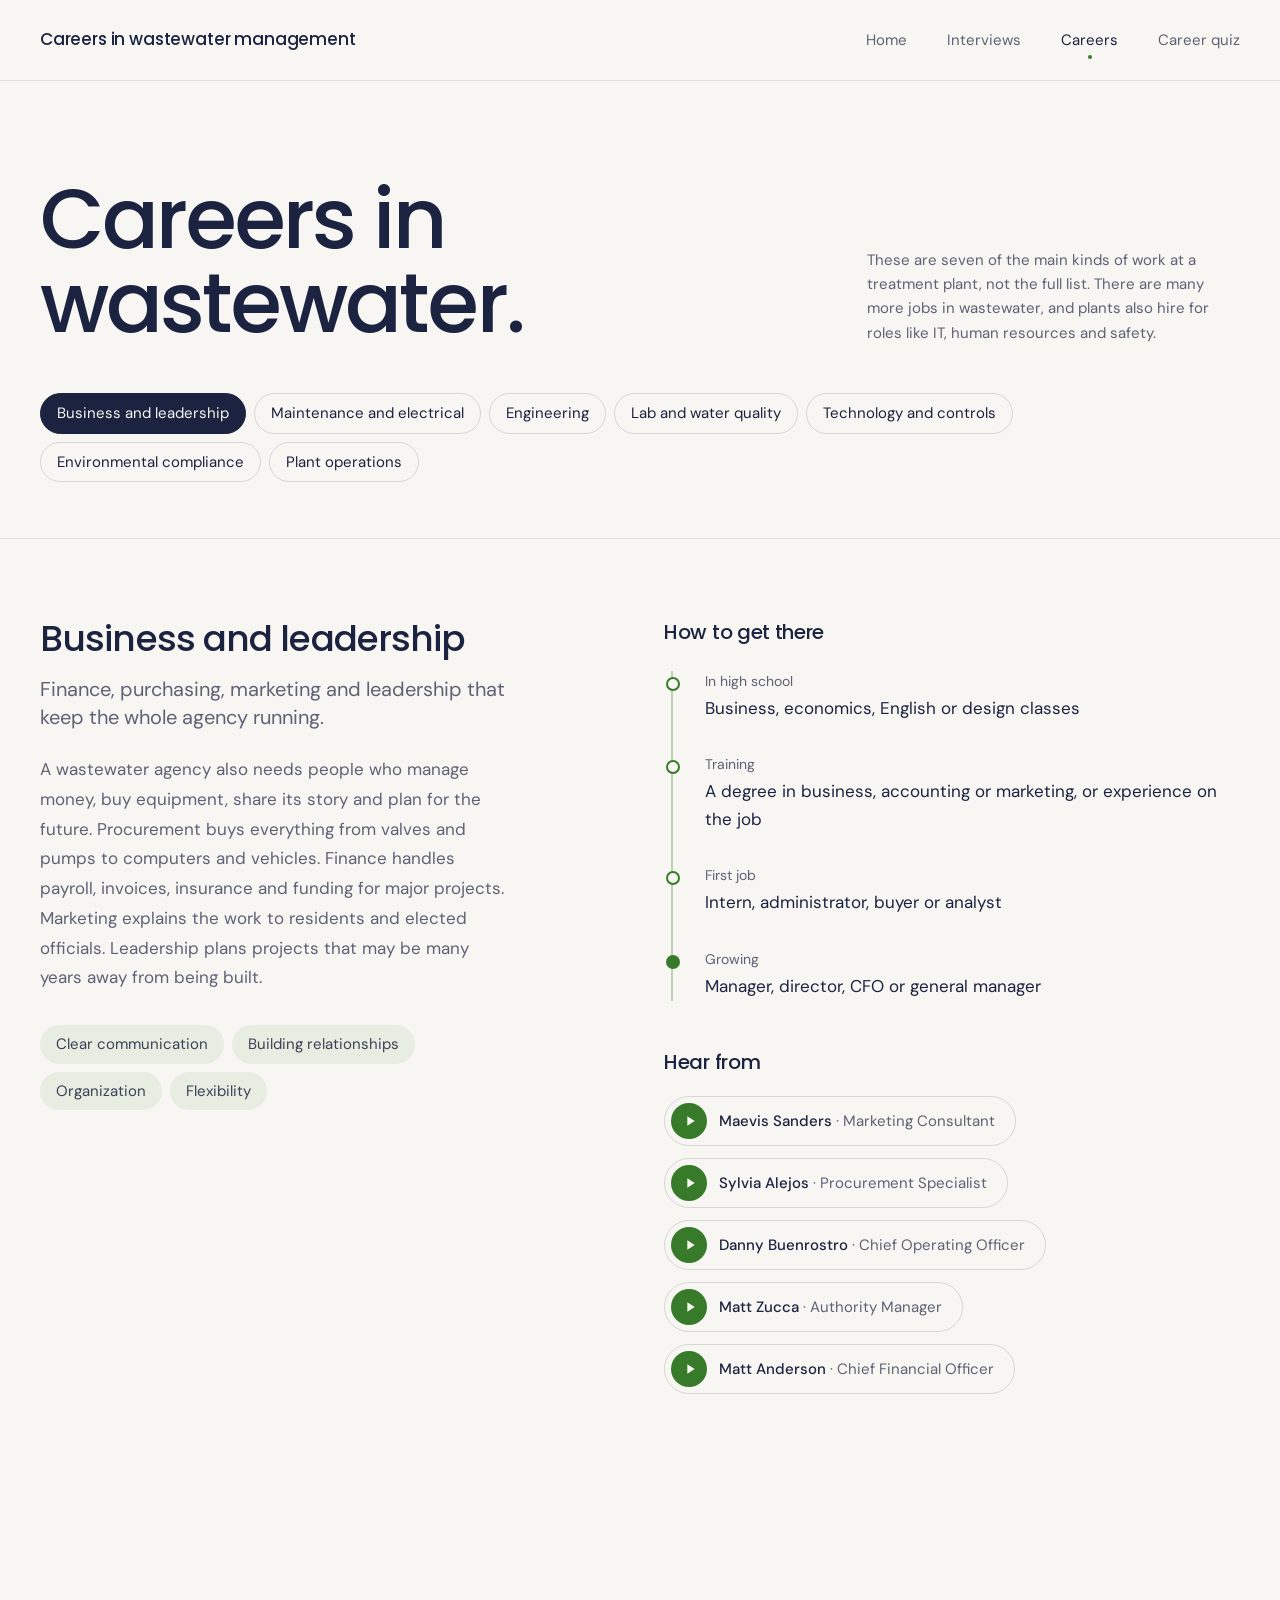
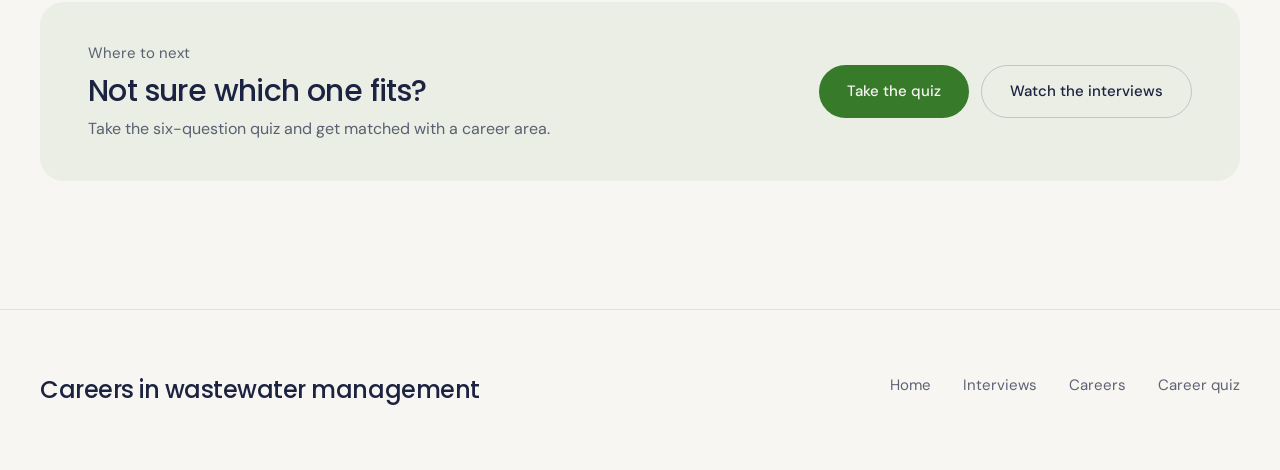
<file: careers.html>
<!doctype html>
<html lang="en" class="no-js">
<head>
<meta charset="utf-8">
<meta name="viewport" content="width=device-width, initial-scale=1">
<title>Careers | Careers in Wastewater Management</title>
<meta name="description" content="Seven careers in wastewater treatment, how people get into each one, and interviews with people who do the work.">
<meta property="og:type" content="website">
<meta property="og:site_name" content="Careers in Wastewater Management">
<meta property="og:title" content="Careers | Careers in Wastewater Management">
<meta property="og:description" content="Seven careers in wastewater treatment, how people get into each one, and interviews with people who do the work.">
<meta property="og:image" content="assets/og.png">
<meta name="twitter:card" content="summary_large_image">
<meta name="theme-color" content="#f7f6f2">
<meta name="referrer" content="strict-origin-when-cross-origin">
<link rel="icon" href="assets/favicon.png" type="image/png">
<link rel="apple-touch-icon" href="assets/favicon.png">
<link rel="preconnect" href="https://images.unsplash.com">
<link rel="preconnect" href="https://fonts.googleapis.com">
<link rel="preconnect" href="https://fonts.gstatic.com" crossorigin>
<link href="https://fonts.googleapis.com/css2?family=Poppins:wght@400;500&family=DM+Sans:opsz,wght@9..40,400;9..40,500&display=swap" rel="stylesheet">
<script>document.documentElement.className = "js"; setTimeout(function () { document.body && document.body.classList.add("is-ready"); }, 1500);</script>
<link rel="stylesheet" href="tailwind.css">
<link rel="stylesheet" href="styles.css">
<script src="images.js" defer></script>
<script src="data.js" defer></script>
<script src="app.js" defer></script>
</head>
<body class="bg-canvas font-sans text-ink antialiased selection:bg-accent/20">
<a href="#main" class="sr-only z-[60] rounded-full bg-ink px-5 py-3 text-canvas focus:not-sr-only focus:fixed focus:left-4 focus:top-4">Skip to content</a>
<header data-header class="sticky top-0 z-40 border-b border-ink/10 bg-canvas transition-transform duration-300 ease-out">
  <div class="hdr-inner mx-auto w-full max-w-7xl px-6 md:px-10 flex h-20 items-center justify-between gap-8 transition-[height] duration-300 ease-out">
    <a href="index.html" class="flex items-center gap-4" aria-label="Careers in Wastewater Management home">
      <span class="font-display text-[15px] font-medium tracking-[-0.01em] text-ink sm:text-[17px]">Careers in wastewater management</span>
    </a>
    <nav class="hidden items-center gap-10 lg:flex" aria-label="Main"><a href="index.html" class="relative text-[15px] transition-colors duration-300 text-ink/70 hover:text-ink">Home</a><a href="interviews.html" class="relative text-[15px] transition-colors duration-300 text-ink/70 hover:text-ink">Interviews</a><a href="careers.html" class="relative text-[15px] transition-colors duration-300 text-ink" aria-current="page">Careers<span class="absolute -bottom-2 left-1/2 h-1 w-1 -translate-x-1/2 rounded-full bg-accent"></span></a><a href="quiz.html" class="relative text-[15px] transition-colors duration-300 text-ink/70 hover:text-ink">Career quiz</a></nav>
    <button data-menu-open aria-expanded="false" aria-controls="menu" class="rounded-full border border-ink/15 px-5 py-2 text-sm font-medium lg:hidden">Menu</button>
  </div>
</header>
<div id="menu" data-menu class="menu fixed inset-0 z-50 flex flex-col bg-canvas lg:hidden" aria-hidden="true">
  <div class="mx-auto w-full max-w-7xl px-6 md:px-10 flex h-20 items-center justify-between">
    <span class="font-display text-[17px] font-medium text-ink">Careers in wastewater management</span>
    <button data-menu-close class="rounded-full border border-ink/15 px-5 py-2 text-sm font-medium">Close</button>
  </div>
  <ul class="mx-auto w-full max-w-7xl px-6 md:px-10 mt-8 space-y-2"><li><a href="index.html" class="block py-2 font-display text-4xl font-medium tracking-[-0.03em] text-ink">Home</a></li><li><a href="interviews.html" class="block py-2 font-display text-4xl font-medium tracking-[-0.03em] text-ink">Interviews</a></li><li><a href="careers.html" class="block py-2 font-display text-4xl font-medium tracking-[-0.03em] text-accent">Careers</a></li><li><a href="quiz.html" class="block py-2 font-display text-4xl font-medium tracking-[-0.03em] text-ink">Career quiz</a></li></ul>
</div>
<main id="main">
<section class="pb-10 pt-10 md:pb-14 md:pt-24">
  <div class="mx-auto w-full max-w-7xl px-6 md:px-10">
    <div class="grid items-end gap-10 lg:grid-cols-12">
      <div class="lg:col-span-7"><h1 class="font-display text-[2.75rem] font-medium tracking-[-0.035em] leading-[1.03] md:text-7xl lg:text-[5.25rem]">Careers in wastewater.</h1></div>
      <p class="lg:col-span-4 lg:col-start-9 text-[15px] leading-relaxed text-ink/70">These are seven of the main kinds of work at a treatment plant, not the full list. There are many more jobs in wastewater, and plants also hire for roles like IT, human resources and safety.</p>
    </div>
    <div class="hscroll -mx-6 mt-10 flex gap-2 overflow-x-auto px-6 md:mx-0 md:mt-12 md:flex-wrap md:overflow-visible md:px-0" role="tablist" aria-label="Careers" data-career-tabs><a href="#business" id="ctab-business" role="tab" aria-controls="business" data-career-tab="business" class="ctab flex-none whitespace-nowrap rounded-full border border-ink/15 px-4 py-2 text-[15px] transition-colors duration-300 hover:border-ink">Business and leadership</a><a href="#maintenance" id="ctab-maintenance" role="tab" aria-controls="maintenance" data-career-tab="maintenance" class="ctab flex-none whitespace-nowrap rounded-full border border-ink/15 px-4 py-2 text-[15px] transition-colors duration-300 hover:border-ink">Maintenance and electrical</a><a href="#engineering" id="ctab-engineering" role="tab" aria-controls="engineering" data-career-tab="engineering" class="ctab flex-none whitespace-nowrap rounded-full border border-ink/15 px-4 py-2 text-[15px] transition-colors duration-300 hover:border-ink">Engineering</a><a href="#lab" id="ctab-lab" role="tab" aria-controls="lab" data-career-tab="lab" class="ctab flex-none whitespace-nowrap rounded-full border border-ink/15 px-4 py-2 text-[15px] transition-colors duration-300 hover:border-ink">Lab and water quality</a><a href="#tech" id="ctab-tech" role="tab" aria-controls="tech" data-career-tab="tech" class="ctab flex-none whitespace-nowrap rounded-full border border-ink/15 px-4 py-2 text-[15px] transition-colors duration-300 hover:border-ink">Technology and controls</a><a href="#environment" id="ctab-environment" role="tab" aria-controls="environment" data-career-tab="environment" class="ctab flex-none whitespace-nowrap rounded-full border border-ink/15 px-4 py-2 text-[15px] transition-colors duration-300 hover:border-ink">Environmental compliance</a><a href="#operations" id="ctab-operations" role="tab" aria-controls="operations" data-career-tab="operations" class="ctab flex-none whitespace-nowrap rounded-full border border-ink/15 px-4 py-2 text-[15px] transition-colors duration-300 hover:border-ink">Plant operations</a></div>
  </div>
</section>

<section id="business" class="career-panel border-t border-ink/10 py-10 md:py-20" role="tabpanel" aria-labelledby="ctab-business" data-career-panel="business">
  <div class="mx-auto w-full max-w-7xl px-6 md:px-10 grid gap-12 lg:grid-cols-12">
    <div class="lg:col-span-5">
      <h2 class="font-display text-3xl font-medium tracking-[-0.025em] md:text-4xl">Business and leadership</h2>
      <p class="mt-4 text-lg leading-[1.7] text-ink/70 md:text-xl">Finance, purchasing, marketing and leadership that keep the whole agency running.</p>
      <p class="mt-6 text-[17px] leading-[1.75] text-ink/70">A wastewater agency also needs people who manage money, buy equipment, share its story and plan for the future. Procurement buys everything from valves and pumps to computers and vehicles. Finance handles payroll, invoices, insurance and funding for major projects. Marketing explains the work to residents and elected officials. Leadership plans projects that may be many years away from being built.</p>
      <ul class="mt-8 flex flex-wrap gap-2"><li class="rounded-full bg-accent/[0.08] px-4 py-2 text-[15px] text-ink/85">Clear communication</li><li class="rounded-full bg-accent/[0.08] px-4 py-2 text-[15px] text-ink/85">Building relationships</li><li class="rounded-full bg-accent/[0.08] px-4 py-2 text-[15px] text-ink/85">Organization</li><li class="rounded-full bg-accent/[0.08] px-4 py-2 text-[15px] text-ink/85">Flexibility</li></ul>
    </div>
    <div class="lg:col-span-6 lg:col-start-7">
      <h3 class="font-display text-xl font-medium tracking-[-0.015em] leading-snug text-ink">How to get there</h3>
      <ol class="mt-6 ml-[7px] border-l-2 border-accent/30"><li class="relative pb-8 pl-8 last:pb-0"><span class="absolute left-[-7px] top-1.5 h-3.5 w-3.5 rounded-full border-2 border-accent bg-canvas"></span><p class="text-sm text-ink/70">In high school</p><p class="mt-1 text-[17px] leading-relaxed text-ink">Business, economics, English or design classes</p></li><li class="relative pb-8 pl-8 last:pb-0"><span class="absolute left-[-7px] top-1.5 h-3.5 w-3.5 rounded-full border-2 border-accent bg-canvas"></span><p class="text-sm text-ink/70">Training</p><p class="mt-1 text-[17px] leading-relaxed text-ink">A degree in business, accounting or marketing, or experience on the job</p></li><li class="relative pb-8 pl-8 last:pb-0"><span class="absolute left-[-7px] top-1.5 h-3.5 w-3.5 rounded-full border-2 border-accent bg-canvas"></span><p class="text-sm text-ink/70">First job</p><p class="mt-1 text-[17px] leading-relaxed text-ink">Intern, administrator, buyer or analyst</p></li><li class="relative pb-8 pl-8 last:pb-0"><span class="absolute left-[-7px] top-1.5 h-3.5 w-3.5 rounded-full bg-accent"></span><p class="text-sm text-ink/70">Growing</p><p class="mt-1 text-[17px] leading-relaxed text-ink">Manager, director, CFO or general manager</p></li></ol>
      <h3 class="mt-12 font-display text-xl font-medium tracking-[-0.015em] leading-snug text-ink">Hear from</h3><div class="mt-5 flex flex-wrap gap-3"><button type="button" class="group flex items-center gap-3 rounded-full border border-ink/15 py-1.5 pl-1.5 pr-5 text-left transition-colors duration-300 hover:border-ink" data-video="0" aria-label="Play interview: Maevis Sanders, Marketing Consultant"><span class="flex h-9 w-9 flex-none items-center justify-center rounded-full bg-accent text-canvas"><svg aria-hidden="true" class="ml-0.5 h-4 w-4" viewBox="0 0 24 24" fill="currentColor"><path d="M8 5v14l11-7z"/></svg></span><span class="text-[15px]"><span class="font-medium">Maevis Sanders</span> <span class="text-ink/70">· Marketing Consultant</span></span></button><button type="button" class="group flex items-center gap-3 rounded-full border border-ink/15 py-1.5 pl-1.5 pr-5 text-left transition-colors duration-300 hover:border-ink" data-video="3" aria-label="Play interview: Sylvia Alejos, Procurement Specialist"><span class="flex h-9 w-9 flex-none items-center justify-center rounded-full bg-accent text-canvas"><svg aria-hidden="true" class="ml-0.5 h-4 w-4" viewBox="0 0 24 24" fill="currentColor"><path d="M8 5v14l11-7z"/></svg></span><span class="text-[15px]"><span class="font-medium">Sylvia Alejos</span> <span class="text-ink/70">· Procurement Specialist</span></span></button><button type="button" class="group flex items-center gap-3 rounded-full border border-ink/15 py-1.5 pl-1.5 pr-5 text-left transition-colors duration-300 hover:border-ink" data-video="5" aria-label="Play interview: Danny Buenrostro, Chief Operating Officer"><span class="flex h-9 w-9 flex-none items-center justify-center rounded-full bg-accent text-canvas"><svg aria-hidden="true" class="ml-0.5 h-4 w-4" viewBox="0 0 24 24" fill="currentColor"><path d="M8 5v14l11-7z"/></svg></span><span class="text-[15px]"><span class="font-medium">Danny Buenrostro</span> <span class="text-ink/70">· Chief Operating Officer</span></span></button><button type="button" class="group flex items-center gap-3 rounded-full border border-ink/15 py-1.5 pl-1.5 pr-5 text-left transition-colors duration-300 hover:border-ink" data-video="7" aria-label="Play interview: Matt Zucca, Authority Manager"><span class="flex h-9 w-9 flex-none items-center justify-center rounded-full bg-accent text-canvas"><svg aria-hidden="true" class="ml-0.5 h-4 w-4" viewBox="0 0 24 24" fill="currentColor"><path d="M8 5v14l11-7z"/></svg></span><span class="text-[15px]"><span class="font-medium">Matt Zucca</span> <span class="text-ink/70">· Authority Manager</span></span></button><button type="button" class="group flex items-center gap-3 rounded-full border border-ink/15 py-1.5 pl-1.5 pr-5 text-left transition-colors duration-300 hover:border-ink" data-video="9" aria-label="Play interview: Matt Anderson, Chief Financial Officer"><span class="flex h-9 w-9 flex-none items-center justify-center rounded-full bg-accent text-canvas"><svg aria-hidden="true" class="ml-0.5 h-4 w-4" viewBox="0 0 24 24" fill="currentColor"><path d="M8 5v14l11-7z"/></svg></span><span class="text-[15px]"><span class="font-medium">Matt Anderson</span> <span class="text-ink/70">· Chief Financial Officer</span></span></button></div>
    </div>
  </div>
</section><section id="maintenance" class="career-panel border-t border-ink/10 py-10 md:py-20" role="tabpanel" aria-labelledby="ctab-maintenance" data-career-panel="maintenance">
  <div class="mx-auto w-full max-w-7xl px-6 md:px-10 grid gap-12 lg:grid-cols-12">
    <div class="lg:col-span-5">
      <h2 class="font-display text-3xl font-medium tracking-[-0.025em] md:text-4xl">Maintenance and electrical</h2>
      <p class="mt-4 text-lg leading-[1.7] text-ink/70 md:text-xl">Repair and maintain the pumps, motors, piping and electrical systems across the plant.</p>
      <p class="mt-6 text-[17px] leading-[1.75] text-ink/70">Mechanics, electricians and instrumentation technicians keep thousands of pieces of equipment running. Work comes in through work orders: preventive maintenance, repairs and sometimes a full overhaul when patching an old system no longer makes sense. It's teamwork, since big automated systems take several people to troubleshoot. People come into this work from trade programs, community college, the military and other industries.</p>
      <ul class="mt-8 flex flex-wrap gap-2"><li class="rounded-full bg-accent/[0.08] px-4 py-2 text-[15px] text-ink/85">Mechanical or electrical aptitude</li><li class="rounded-full bg-accent/[0.08] px-4 py-2 text-[15px] text-ink/85">Creative troubleshooting</li><li class="rounded-full bg-accent/[0.08] px-4 py-2 text-[15px] text-ink/85">Teamwork</li><li class="rounded-full bg-accent/[0.08] px-4 py-2 text-[15px] text-ink/85">Showing up on time and ready</li></ul>
    </div>
    <div class="lg:col-span-6 lg:col-start-7">
      <h3 class="font-display text-xl font-medium tracking-[-0.015em] leading-snug text-ink">How to get there</h3>
      <ol class="mt-6 ml-[7px] border-l-2 border-accent/30"><li class="relative pb-8 pl-8 last:pb-0"><span class="absolute left-[-7px] top-1.5 h-3.5 w-3.5 rounded-full border-2 border-accent bg-canvas"></span><p class="text-sm text-ink/70">In high school</p><p class="mt-1 text-[17px] leading-relaxed text-ink">Shop, robotics, or fixing bikes and cars</p></li><li class="relative pb-8 pl-8 last:pb-0"><span class="absolute left-[-7px] top-1.5 h-3.5 w-3.5 rounded-full border-2 border-accent bg-canvas"></span><p class="text-sm text-ink/70">Training</p><p class="mt-1 text-[17px] leading-relaxed text-ink">Trade school, an apprenticeship, the military, or a community college certificate or associate degree</p></li><li class="relative pb-8 pl-8 last:pb-0"><span class="absolute left-[-7px] top-1.5 h-3.5 w-3.5 rounded-full border-2 border-accent bg-canvas"></span><p class="text-sm text-ink/70">First job</p><p class="mt-1 text-[17px] leading-relaxed text-ink">Mechanic, electrician or instrumentation technician</p></li><li class="relative pb-8 pl-8 last:pb-0"><span class="absolute left-[-7px] top-1.5 h-3.5 w-3.5 rounded-full bg-accent"></span><p class="text-sm text-ink/70">Growing</p><p class="mt-1 text-[17px] leading-relaxed text-ink">Lead mechanic, supervisor or maintenance director</p></li></ol>
      <h3 class="mt-12 font-display text-xl font-medium tracking-[-0.015em] leading-snug text-ink">Hear from</h3><div class="mt-5 flex flex-wrap gap-3"><button type="button" class="group flex items-center gap-3 rounded-full border border-ink/15 py-1.5 pl-1.5 pr-5 text-left transition-colors duration-300 hover:border-ink" data-video="1" aria-label="Play interview: Chris and Angelo, Electrician and Control Systems Technician"><span class="flex h-9 w-9 flex-none items-center justify-center rounded-full bg-accent text-canvas"><svg aria-hidden="true" class="ml-0.5 h-4 w-4" viewBox="0 0 24 24" fill="currentColor"><path d="M8 5v14l11-7z"/></svg></span><span class="text-[15px]"><span class="font-medium">Chris and Angelo</span> <span class="text-ink/70">· Electrician and Control Systems Technician</span></span></button><button type="button" class="group flex items-center gap-3 rounded-full border border-ink/15 py-1.5 pl-1.5 pr-5 text-left transition-colors duration-300 hover:border-ink" data-video="2" aria-label="Play interview: Sameet Shankar, Maintenance Director"><span class="flex h-9 w-9 flex-none items-center justify-center rounded-full bg-accent text-canvas"><svg aria-hidden="true" class="ml-0.5 h-4 w-4" viewBox="0 0 24 24" fill="currentColor"><path d="M8 5v14l11-7z"/></svg></span><span class="text-[15px]"><span class="font-medium">Sameet Shankar</span> <span class="text-ink/70">· Maintenance Director</span></span></button><button type="button" class="group flex items-center gap-3 rounded-full border border-ink/15 py-1.5 pl-1.5 pr-5 text-left transition-colors duration-300 hover:border-ink" data-video="6" aria-label="Play interview: Sean Rodriguez, Maintenance Supervisor"><span class="flex h-9 w-9 flex-none items-center justify-center rounded-full bg-accent text-canvas"><svg aria-hidden="true" class="ml-0.5 h-4 w-4" viewBox="0 0 24 24" fill="currentColor"><path d="M8 5v14l11-7z"/></svg></span><span class="text-[15px]"><span class="font-medium">Sean Rodriguez</span> <span class="text-ink/70">· Maintenance Supervisor</span></span></button><button type="button" class="group flex items-center gap-3 rounded-full border border-ink/15 py-1.5 pl-1.5 pr-5 text-left transition-colors duration-300 hover:border-ink" data-video="10" aria-label="Play interview: Will Swalve, Senior Mechanic"><span class="flex h-9 w-9 flex-none items-center justify-center rounded-full bg-accent text-canvas"><svg aria-hidden="true" class="ml-0.5 h-4 w-4" viewBox="0 0 24 24" fill="currentColor"><path d="M8 5v14l11-7z"/></svg></span><span class="text-[15px]"><span class="font-medium">Will Swalve</span> <span class="text-ink/70">· Senior Mechanic</span></span></button></div>
    </div>
  </div>
</section><section id="engineering" class="career-panel border-t border-ink/10 py-10 md:py-20" role="tabpanel" aria-labelledby="ctab-engineering" data-career-panel="engineering">
  <div class="mx-auto w-full max-w-7xl px-6 md:px-10 grid gap-12 lg:grid-cols-12">
    <div class="lg:col-span-5">
      <h2 class="font-display text-3xl font-medium tracking-[-0.025em] md:text-4xl">Engineering</h2>
      <p class="mt-4 text-lg leading-[1.7] text-ink/70 md:text-xl">Plan and manage the construction projects that upgrade the plant.</p>
      <p class="mt-6 text-[17px] leading-[1.75] text-ink/70">Engineers at a treatment plant spend much of their time managing construction projects: planning upgrades, working with consultants and contractors, and making sure new equipment fits into a plant that has to keep running. Senior engineers also supervise other departments and mentor staff. The work is mostly collaborative problem solving, built on a base of math, physics, chemistry and biology.</p>
      <ul class="mt-8 flex flex-wrap gap-2"><li class="rounded-full bg-accent/[0.08] px-4 py-2 text-[15px] text-ink/85">Logical problem solving</li><li class="rounded-full bg-accent/[0.08] px-4 py-2 text-[15px] text-ink/85">Good judgment</li><li class="rounded-full bg-accent/[0.08] px-4 py-2 text-[15px] text-ink/85">Collaboration</li><li class="rounded-full bg-accent/[0.08] px-4 py-2 text-[15px] text-ink/85">Civil or mechanical engineering basics</li></ul>
    </div>
    <div class="lg:col-span-6 lg:col-start-7">
      <h3 class="font-display text-xl font-medium tracking-[-0.015em] leading-snug text-ink">How to get there</h3>
      <ol class="mt-6 ml-[7px] border-l-2 border-accent/30"><li class="relative pb-8 pl-8 last:pb-0"><span class="absolute left-[-7px] top-1.5 h-3.5 w-3.5 rounded-full border-2 border-accent bg-canvas"></span><p class="text-sm text-ink/70">In high school</p><p class="mt-1 text-[17px] leading-relaxed text-ink">Math, physics and chemistry classes</p></li><li class="relative pb-8 pl-8 last:pb-0"><span class="absolute left-[-7px] top-1.5 h-3.5 w-3.5 rounded-full border-2 border-accent bg-canvas"></span><p class="text-sm text-ink/70">Training</p><p class="mt-1 text-[17px] leading-relaxed text-ink">A bachelor's (sometimes a master's) in civil, mechanical or environmental engineering</p></li><li class="relative pb-8 pl-8 last:pb-0"><span class="absolute left-[-7px] top-1.5 h-3.5 w-3.5 rounded-full border-2 border-accent bg-canvas"></span><p class="text-sm text-ink/70">First job</p><p class="mt-1 text-[17px] leading-relaxed text-ink">Consulting engineer or project manager</p></li><li class="relative pb-8 pl-8 last:pb-0"><span class="absolute left-[-7px] top-1.5 h-3.5 w-3.5 rounded-full bg-accent"></span><p class="text-sm text-ink/70">Growing</p><p class="mt-1 text-[17px] leading-relaxed text-ink">Supervising engineer, authority engineer or general manager</p></li></ol>
      <h3 class="mt-12 font-display text-xl font-medium tracking-[-0.015em] leading-snug text-ink">Hear from</h3><div class="mt-5 flex flex-wrap gap-3"><button type="button" class="group flex items-center gap-3 rounded-full border border-ink/15 py-1.5 pl-1.5 pr-5 text-left transition-colors duration-300 hover:border-ink" data-video="7" aria-label="Play interview: Matt Zucca, Authority Manager"><span class="flex h-9 w-9 flex-none items-center justify-center rounded-full bg-accent text-canvas"><svg aria-hidden="true" class="ml-0.5 h-4 w-4" viewBox="0 0 24 24" fill="currentColor"><path d="M8 5v14l11-7z"/></svg></span><span class="text-[15px]"><span class="font-medium">Matt Zucca</span> <span class="text-ink/70">· Authority Manager</span></span></button><button type="button" class="group flex items-center gap-3 rounded-full border border-ink/15 py-1.5 pl-1.5 pr-5 text-left transition-colors duration-300 hover:border-ink" data-video="8" aria-label="Play interview: Kim Hackett, Authority Engineer"><span class="flex h-9 w-9 flex-none items-center justify-center rounded-full bg-accent text-canvas"><svg aria-hidden="true" class="ml-0.5 h-4 w-4" viewBox="0 0 24 24" fill="currentColor"><path d="M8 5v14l11-7z"/></svg></span><span class="text-[15px]"><span class="font-medium">Kim Hackett</span> <span class="text-ink/70">· Authority Engineer</span></span></button></div>
    </div>
  </div>
</section><section id="lab" class="career-panel border-t border-ink/10 py-10 md:py-20" role="tabpanel" aria-labelledby="ctab-lab" data-career-panel="lab">
  <div class="mx-auto w-full max-w-7xl px-6 md:px-10 grid gap-12 lg:grid-cols-12">
    <div class="lg:col-span-5">
      <h2 class="font-display text-3xl font-medium tracking-[-0.025em] md:text-4xl">Lab and water quality</h2>
      <p class="mt-4 text-lg leading-[1.7] text-ink/70 md:text-xl">Sample and test water at every stage to keep the process on track and the bay protected.</p>
      <p class="mt-6 text-[17px] leading-[1.75] text-ink/70">The lab monitors the whole treatment process: what comes into the plant, each step along the way and what is discharged to the bay. Lab staff collect samples themselves, run wet chemistry tests and gas readings, and turn results around quickly so operators can react. If a sample looks or smells off, the lab tells operations right away. That fast feedback keeps the plant efficient and within state requirements.</p>
      <ul class="mt-8 flex flex-wrap gap-2"><li class="rounded-full bg-accent/[0.08] px-4 py-2 text-[15px] text-ink/85">A science background</li><li class="rounded-full bg-accent/[0.08] px-4 py-2 text-[15px] text-ink/85">Attention to detail</li><li class="rounded-full bg-accent/[0.08] px-4 py-2 text-[15px] text-ink/85">Adaptability</li><li class="rounded-full bg-accent/[0.08] px-4 py-2 text-[15px] text-ink/85">Organization</li></ul>
    </div>
    <div class="lg:col-span-6 lg:col-start-7">
      <h3 class="font-display text-xl font-medium tracking-[-0.015em] leading-snug text-ink">How to get there</h3>
      <ol class="mt-6 ml-[7px] border-l-2 border-accent/30"><li class="relative pb-8 pl-8 last:pb-0"><span class="absolute left-[-7px] top-1.5 h-3.5 w-3.5 rounded-full border-2 border-accent bg-canvas"></span><p class="text-sm text-ink/70">In high school</p><p class="mt-1 text-[17px] leading-relaxed text-ink">Chemistry, biology and math classes</p></li><li class="relative pb-8 pl-8 last:pb-0"><span class="absolute left-[-7px] top-1.5 h-3.5 w-3.5 rounded-full border-2 border-accent bg-canvas"></span><p class="text-sm text-ink/70">Training</p><p class="mt-1 text-[17px] leading-relaxed text-ink">A college degree in chemistry, biology or environmental science; a lab assistant job while in school</p></li><li class="relative pb-8 pl-8 last:pb-0"><span class="absolute left-[-7px] top-1.5 h-3.5 w-3.5 rounded-full border-2 border-accent bg-canvas"></span><p class="text-sm text-ink/70">First job</p><p class="mt-1 text-[17px] leading-relaxed text-ink">Lab assistant or laboratory analyst</p></li><li class="relative pb-8 pl-8 last:pb-0"><span class="absolute left-[-7px] top-1.5 h-3.5 w-3.5 rounded-full bg-accent"></span><p class="text-sm text-ink/70">Growing</p><p class="mt-1 text-[17px] leading-relaxed text-ink">Senior analyst or lab director</p></li></ol>
      <h3 class="mt-12 font-display text-xl font-medium tracking-[-0.015em] leading-snug text-ink">Hear from</h3><div class="mt-5 flex flex-wrap gap-3"><button type="button" class="group flex items-center gap-3 rounded-full border border-ink/15 py-1.5 pl-1.5 pr-5 text-left transition-colors duration-300 hover:border-ink" data-video="4" aria-label="Play interview: Tiffany Ishaya, Lab Director"><span class="flex h-9 w-9 flex-none items-center justify-center rounded-full bg-accent text-canvas"><svg aria-hidden="true" class="ml-0.5 h-4 w-4" viewBox="0 0 24 24" fill="currentColor"><path d="M8 5v14l11-7z"/></svg></span><span class="text-[15px]"><span class="font-medium">Tiffany Ishaya</span> <span class="text-ink/70">· Lab Director</span></span></button></div>
    </div>
  </div>
</section><section id="tech" class="career-panel border-t border-ink/10 py-10 md:py-20" role="tabpanel" aria-labelledby="ctab-tech" data-career-panel="tech">
  <div class="mx-auto w-full max-w-7xl px-6 md:px-10 grid gap-12 lg:grid-cols-12">
    <div class="lg:col-span-5">
      <h2 class="font-display text-3xl font-medium tracking-[-0.025em] md:text-4xl">Technology and controls</h2>
      <p class="mt-4 text-lg leading-[1.7] text-ink/70 md:text-xl">Program and maintain the automation that runs the plant.</p>
      <p class="mt-6 text-[17px] leading-[1.75] text-ink/70">Controls and instrumentation technicians work on the plant's automated systems: sensors and transmitters, PLCs, and the HMI screens operators use. They work closely with electricians, who handle how equipment is powered. At this plant electrical, instrumentation and controls are separate roles, but solving big problems takes all three working together.</p>
      <ul class="mt-8 flex flex-wrap gap-2"><li class="rounded-full bg-accent/[0.08] px-4 py-2 text-[15px] text-ink/85">Curiosity</li><li class="rounded-full bg-accent/[0.08] px-4 py-2 text-[15px] text-ink/85">Thinking outside the box</li><li class="rounded-full bg-accent/[0.08] px-4 py-2 text-[15px] text-ink/85">Electrical theory</li><li class="rounded-full bg-accent/[0.08] px-4 py-2 text-[15px] text-ink/85">Learning on the job</li></ul>
    </div>
    <div class="lg:col-span-6 lg:col-start-7">
      <h3 class="font-display text-xl font-medium tracking-[-0.015em] leading-snug text-ink">How to get there</h3>
      <ol class="mt-6 ml-[7px] border-l-2 border-accent/30"><li class="relative pb-8 pl-8 last:pb-0"><span class="absolute left-[-7px] top-1.5 h-3.5 w-3.5 rounded-full border-2 border-accent bg-canvas"></span><p class="text-sm text-ink/70">In high school</p><p class="mt-1 text-[17px] leading-relaxed text-ink">Electronics, robotics or coding</p></li><li class="relative pb-8 pl-8 last:pb-0"><span class="absolute left-[-7px] top-1.5 h-3.5 w-3.5 rounded-full border-2 border-accent bg-canvas"></span><p class="text-sm text-ink/70">Training</p><p class="mt-1 text-[17px] leading-relaxed text-ink">An electrical technology associate degree or specialized training courses</p></li><li class="relative pb-8 pl-8 last:pb-0"><span class="absolute left-[-7px] top-1.5 h-3.5 w-3.5 rounded-full border-2 border-accent bg-canvas"></span><p class="text-sm text-ink/70">First job</p><p class="mt-1 text-[17px] leading-relaxed text-ink">Instrumentation or controls technician</p></li><li class="relative pb-8 pl-8 last:pb-0"><span class="absolute left-[-7px] top-1.5 h-3.5 w-3.5 rounded-full bg-accent"></span><p class="text-sm text-ink/70">Growing</p><p class="mt-1 text-[17px] leading-relaxed text-ink">Controls specialist or lead</p></li></ol>
      <h3 class="mt-12 font-display text-xl font-medium tracking-[-0.015em] leading-snug text-ink">Hear from</h3><div class="mt-5 flex flex-wrap gap-3"><button type="button" class="group flex items-center gap-3 rounded-full border border-ink/15 py-1.5 pl-1.5 pr-5 text-left transition-colors duration-300 hover:border-ink" data-video="1" aria-label="Play interview: Chris and Angelo, Electrician and Control Systems Technician"><span class="flex h-9 w-9 flex-none items-center justify-center rounded-full bg-accent text-canvas"><svg aria-hidden="true" class="ml-0.5 h-4 w-4" viewBox="0 0 24 24" fill="currentColor"><path d="M8 5v14l11-7z"/></svg></span><span class="text-[15px]"><span class="font-medium">Chris and Angelo</span> <span class="text-ink/70">· Electrician and Control Systems Technician</span></span></button></div>
    </div>
  </div>
</section><section id="environment" class="career-panel border-t border-ink/10 py-10 md:py-20" role="tabpanel" aria-labelledby="ctab-environment" data-career-panel="environment">
  <div class="mx-auto w-full max-w-7xl px-6 md:px-10 grid gap-12 lg:grid-cols-12">
    <div class="lg:col-span-5">
      <h2 class="font-display text-3xl font-medium tracking-[-0.025em] md:text-4xl">Environmental compliance</h2>
      <p class="mt-4 text-lg leading-[1.7] text-ink/70 md:text-xl">Inspect local businesses to stop pollution at the source.</p>
      <p class="mt-6 text-[17px] leading-[1.75] text-ink/70">Environmental services, also called source control, keeps pollutants out of the wastewater before they ever reach the plant. Inspectors visit businesses across the service area, check that they meet local rules, follow up until problems are fixed and report back to the member agencies. It's a mix of fieldwork, paperwork and talking with people, and the payoff is a cleaner community.</p>
      <ul class="mt-8 flex flex-wrap gap-2"><li class="rounded-full bg-accent/[0.08] px-4 py-2 text-[15px] text-ink/85">Working independently</li><li class="rounded-full bg-accent/[0.08] px-4 py-2 text-[15px] text-ink/85">Talking with the public</li><li class="rounded-full bg-accent/[0.08] px-4 py-2 text-[15px] text-ink/85">Chemistry or environmental science</li><li class="rounded-full bg-accent/[0.08] px-4 py-2 text-[15px] text-ink/85">Professionalism</li></ul>
    </div>
    <div class="lg:col-span-6 lg:col-start-7">
      <h3 class="font-display text-xl font-medium tracking-[-0.015em] leading-snug text-ink">How to get there</h3>
      <ol class="mt-6 ml-[7px] border-l-2 border-accent/30"><li class="relative pb-8 pl-8 last:pb-0"><span class="absolute left-[-7px] top-1.5 h-3.5 w-3.5 rounded-full border-2 border-accent bg-canvas"></span><p class="text-sm text-ink/70">In high school</p><p class="mt-1 text-[17px] leading-relaxed text-ink">Environmental science, biology or chemistry classes</p></li><li class="relative pb-8 pl-8 last:pb-0"><span class="absolute left-[-7px] top-1.5 h-3.5 w-3.5 rounded-full border-2 border-accent bg-canvas"></span><p class="text-sm text-ink/70">Training</p><p class="mt-1 text-[17px] leading-relaxed text-ink">A degree in environmental science or natural resources</p></li><li class="relative pb-8 pl-8 last:pb-0"><span class="absolute left-[-7px] top-1.5 h-3.5 w-3.5 rounded-full border-2 border-accent bg-canvas"></span><p class="text-sm text-ink/70">First job</p><p class="mt-1 text-[17px] leading-relaxed text-ink">Source control inspector</p></li><li class="relative pb-8 pl-8 last:pb-0"><span class="absolute left-[-7px] top-1.5 h-3.5 w-3.5 rounded-full bg-accent"></span><p class="text-sm text-ink/70">Growing</p><p class="mt-1 text-[17px] leading-relaxed text-ink">Senior inspector or program lead</p></li></ol>
      <h3 class="mt-12 font-display text-xl font-medium tracking-[-0.015em] leading-snug text-ink">Hear from</h3><div class="mt-5 flex flex-wrap gap-3"><button type="button" class="group flex items-center gap-3 rounded-full border border-ink/15 py-1.5 pl-1.5 pr-5 text-left transition-colors duration-300 hover:border-ink" data-video="12" aria-label="Play interview: Mark Swenson, Environmental Services"><span class="flex h-9 w-9 flex-none items-center justify-center rounded-full bg-accent text-canvas"><svg aria-hidden="true" class="ml-0.5 h-4 w-4" viewBox="0 0 24 24" fill="currentColor"><path d="M8 5v14l11-7z"/></svg></span><span class="text-[15px]"><span class="font-medium">Mark Swenson</span> <span class="text-ink/70">· Environmental Services</span></span></button></div>
    </div>
  </div>
</section><section id="operations" class="career-panel border-t border-ink/10 py-10 md:py-20" role="tabpanel" aria-labelledby="ctab-operations" data-career-panel="operations">
  <div class="mx-auto w-full max-w-7xl px-6 md:px-10 grid gap-12 lg:grid-cols-12">
    <div class="lg:col-span-5">
      <h2 class="font-display text-3xl font-medium tracking-[-0.025em] md:text-4xl">Plant operations</h2>
      <p class="mt-4 text-lg leading-[1.7] text-ink/70 md:text-xl">Run the treatment process around the clock and keep the plant in balance.</p>
      <p class="mt-6 text-[17px] leading-[1.75] text-ink/70">Operators run the treatment process so wastewater is clean enough to return to the bay. The plant runs 24 hours a day, so operators work shifts, watch alarms and SCADA screens, and walk the plant to see how the process really looks, because the numbers on a screen only tell part of the story. When equipment has to come offline, operators plan the shutdown and work with maintenance, the lab and contractors to keep everything running.</p>
      <ul class="mt-8 flex flex-wrap gap-2"><li class="rounded-full bg-accent/[0.08] px-4 py-2 text-[15px] text-ink/85">Critical thinking</li><li class="rounded-full bg-accent/[0.08] px-4 py-2 text-[15px] text-ink/85">Reacting quickly in an emergency</li><li class="rounded-full bg-accent/[0.08] px-4 py-2 text-[15px] text-ink/85">Understanding pumps and piping</li><li class="rounded-full bg-accent/[0.08] px-4 py-2 text-[15px] text-ink/85">A safety mindset</li></ul>
    </div>
    <div class="lg:col-span-6 lg:col-start-7">
      <h3 class="font-display text-xl font-medium tracking-[-0.015em] leading-snug text-ink">How to get there</h3>
      <ol class="mt-6 ml-[7px] border-l-2 border-accent/30"><li class="relative pb-8 pl-8 last:pb-0"><span class="absolute left-[-7px] top-1.5 h-3.5 w-3.5 rounded-full border-2 border-accent bg-canvas"></span><p class="text-sm text-ink/70">In high school</p><p class="mt-1 text-[17px] leading-relaxed text-ink">Chemistry, biology or shop classes; tour a treatment plant</p></li><li class="relative pb-8 pl-8 last:pb-0"><span class="absolute left-[-7px] top-1.5 h-3.5 w-3.5 rounded-full border-2 border-accent bg-canvas"></span><p class="text-sm text-ink/70">Training</p><p class="mt-1 text-[17px] leading-relaxed text-ink">Community college wastewater and pumps-and-motors courses, plus an Operator in Training (OIT) certificate</p></li><li class="relative pb-8 pl-8 last:pb-0"><span class="absolute left-[-7px] top-1.5 h-3.5 w-3.5 rounded-full border-2 border-accent bg-canvas"></span><p class="text-sm text-ink/70">First job</p><p class="mt-1 text-[17px] leading-relaxed text-ink">Operator in training, then certified operator</p></li><li class="relative pb-8 pl-8 last:pb-0"><span class="absolute left-[-7px] top-1.5 h-3.5 w-3.5 rounded-full bg-accent"></span><p class="text-sm text-ink/70">Growing</p><p class="mt-1 text-[17px] leading-relaxed text-ink">Senior operator or operations supervisor</p></li></ol>
      <h3 class="mt-12 font-display text-xl font-medium tracking-[-0.015em] leading-snug text-ink">Hear from</h3><div class="mt-5 flex flex-wrap gap-3"><button type="button" class="group flex items-center gap-3 rounded-full border border-ink/15 py-1.5 pl-1.5 pr-5 text-left transition-colors duration-300 hover:border-ink" data-video="5" aria-label="Play interview: Danny Buenrostro, Chief Operating Officer"><span class="flex h-9 w-9 flex-none items-center justify-center rounded-full bg-accent text-canvas"><svg aria-hidden="true" class="ml-0.5 h-4 w-4" viewBox="0 0 24 24" fill="currentColor"><path d="M8 5v14l11-7z"/></svg></span><span class="text-[15px]"><span class="font-medium">Danny Buenrostro</span> <span class="text-ink/70">· Chief Operating Officer</span></span></button><button type="button" class="group flex items-center gap-3 rounded-full border border-ink/15 py-1.5 pl-1.5 pr-5 text-left transition-colors duration-300 hover:border-ink" data-video="11" aria-label="Play interview: Adam Schone, Senior Operator"><span class="flex h-9 w-9 flex-none items-center justify-center rounded-full bg-accent text-canvas"><svg aria-hidden="true" class="ml-0.5 h-4 w-4" viewBox="0 0 24 24" fill="currentColor"><path d="M8 5v14l11-7z"/></svg></span><span class="text-[15px]"><span class="font-medium">Adam Schone</span> <span class="text-ink/70">· Senior Operator</span></span></button></div>
    </div>
  </div>
</section>


<div class="pt-24 md:pt-32"></div>
<section class="pb-24 md:pb-32">
  <div class="mx-auto w-full max-w-7xl px-6 md:px-10">
    <div class="flex flex-wrap items-center justify-between gap-8 rounded-3xl bg-accent/[0.07] px-8 py-10 md:px-12" data-reveal>
      <div><p class="mb-2 text-[15px] text-ink/70">Where to next</p><h2 class="font-display text-2xl font-medium tracking-[-0.02em] md:text-3xl">Not sure which one fits?</h2><p class="mt-2 text-ink/70">Take the six-question quiz and get matched with a career area.</p></div>
      <div class="flex flex-wrap gap-3"><a class="inline-flex items-center justify-center gap-2 rounded-full px-7 py-3.5 text-[15px] font-medium transition-colors duration-300 ease-out bg-accent text-canvas hover:bg-accent-dark" href="quiz.html">Take the quiz</a><a class="inline-flex items-center justify-center gap-2 rounded-full px-7 py-3.5 text-[15px] font-medium transition-colors duration-300 ease-out border border-ink/20 text-ink hover:border-ink" href="interviews.html">Watch the interviews</a></div>
    </div>
  </div>
</section>

<div class="lightbox fixed inset-0 z-[60] flex items-center justify-center bg-ink/90 p-4 md:p-10" data-lightbox role="dialog" aria-modal="true" aria-label="Interview player" aria-hidden="true">
  <div class="w-full max-w-5xl">
    <div class="mb-4 flex items-center justify-between gap-4 text-canvas"><p class="font-display text-lg md:text-xl" data-lb-title></p><button data-lb-close class="rounded-full bg-canvas px-5 py-2 text-sm font-medium text-ink">Close</button></div>
    <div class="relative aspect-video overflow-hidden rounded-2xl bg-ink" data-lb-player></div>
  </div>
</div>
</main>
<footer class="border-t border-ink/10">
  <div class="mx-auto w-full max-w-7xl px-6 md:px-10 flex flex-wrap items-start justify-between gap-12 py-16">
    <div>
      <p class="font-display text-2xl font-medium tracking-[-0.02em]">Careers in wastewater management</p>
    </div>
    <nav aria-label="Footer">
      <ul class="flex flex-wrap gap-x-8 gap-y-3 text-[15px]"><li><a class="text-ink/70 transition-colors duration-300 hover:text-ink" href="index.html">Home</a></li><li><a class="text-ink/70 transition-colors duration-300 hover:text-ink" href="interviews.html">Interviews</a></li><li><a class="text-ink/70 transition-colors duration-300 hover:text-ink" href="careers.html">Careers</a></li><li><a class="text-ink/70 transition-colors duration-300 hover:text-ink" href="quiz.html">Career quiz</a></li></ul>
    </nav>
  </div>
</footer>
</body>
</html>
</file>
<file: styles.css>
/* Green Careers: behavior-level styles Tailwind utilities don't cover.
   Motion stays between 200 and 600ms, ease-out, and is switched off for reduced motion. */

/* Page transition: fade in on load, fade out before navigating */
.js body { opacity: 0; transition: opacity .25s ease-out; }
.js body.is-ready { opacity: 1; }

/* Header: hides on scroll down, returns on scroll up, compacts after the hero */
[data-header].is-compact .hdr-inner { height: 4rem; }

/* Mobile menu */
.menu { visibility: hidden; opacity: 0; transition: opacity .35s ease-out, visibility 0s linear .35s; }
.menu.is-open { visibility: visible; opacity: 1; transition: opacity .35s ease-out; }
.menu li { opacity: 0; transform: translateY(16px); transition: opacity .45s ease-out, transform .45s ease-out; }
.menu.is-open li { opacity: 1; transform: none; }
.menu.is-open li:nth-child(2) { transition-delay: .05s; }
.menu.is-open li:nth-child(3) { transition-delay: .1s; }
.menu.is-open li:nth-child(4) { transition-delay: .15s; }
.menu.is-open li:nth-child(5) { transition-delay: .2s; }

/* Scroll reveal with stagger (delay set inline by app.js) */
.js [data-reveal] { opacity: 0; transform: translateY(20px); transition: opacity .6s ease-out, transform .6s ease-out; }
.js [data-reveal].is-in { opacity: 1; transform: none; }

/* Images fade in once loaded; parallax images get a will-change hint */
img[data-img] { opacity: 0; transition: opacity .6s ease-out; }
img[data-img].is-loaded { opacity: 1; }
img[data-parallax] { will-change: transform; }

/* Hero rotating word */
.rotator { display: inline-block; }
.rotator [data-rotate-word] { display: inline-block; transition: opacity .35s ease-out, transform .35s ease-out; }
.rotator .is-out { opacity: 0; transform: translateY(.3em); }
.rotator { color: #b9e3a6; }

/* Scroll-down button */
.scroll-down svg { animation: nudge 2s ease-in-out infinite; }
@keyframes nudge { 0%,100% { transform: none; } 50% { transform: translateY(4px); } }

/* Horizontal scroll rows */
.hscroll { scrollbar-width: none; scroll-padding-left: 1.5rem; }
.hscroll::-webkit-scrollbar { display: none; }

/* Paths timeline */
.path-tab[aria-selected="true"] .path-dot { background: #377a29; }
.path-tab[aria-selected="false"] { color: rgba(28, 35, 64, .55); }
.path-tab:hover { color: #1c2340; }
[data-path-panel] { animation: fadeUp .4s ease-out; }

/* Career panel: side panel on desktop, full-screen sheet on mobile */
.panel-backdrop { opacity: 0; visibility: hidden; transition: opacity .35s ease-out, visibility 0s linear .35s; }
.panel-backdrop.is-open { opacity: 1; visibility: visible; transition: opacity .35s ease-out; }
.panel { inset: 0; transform: translateY(100%); visibility: hidden; transition: transform .45s cubic-bezier(.2,.7,.2,1), visibility 0s linear .45s; }
.panel.is-open { transform: none; visibility: visible; transition: transform .45s cubic-bezier(.2,.7,.2,1); }
@media (min-width: 768px) {
  .panel { inset: 0 0 0 auto; width: min(600px, 92vw); transform: translateX(100%); }
}

/* Careers tabs: one career shown at a time */
.js .career-panel { display: none; }
.js .career-panel.is-active { display: block; animation: fadeUp .4s ease-out; }
.ctab.is-active { background: #1c2340; border-color: #1c2340; color: #f7f6f2; }

/* Video tabs */
.vtab { position: relative; padding: 0 0 14px; font-size: 15px; color: rgba(28, 35, 64, .55); white-space: nowrap; transition: color .3s ease-out; }
.vtab:hover, .vtab.is-active { color: #1c2340; }

/* Lightbox */
.lightbox { opacity: 0; visibility: hidden; transition: opacity .3s ease-out, visibility 0s linear .3s; }
.lightbox.is-open { opacity: 1; visibility: visible; transition: opacity .3s ease-out; }

/* Quiz screens */
.quiz-screen { animation: fadeUp .45s ease-out; }
.quiz-screen.is-leaving { animation: fadeOut .2s ease-out forwards; }
.q-option[aria-checked="true"] { border-color: #1c2340; background: rgba(55, 122, 41, .08); }
.q-option[aria-checked="true"] .q-key { background: #1c2340; color: #f7f6f2; border-color: #1c2340; }
@keyframes fadeUp { from { opacity: 0; transform: translateY(14px); } to { opacity: 1; transform: none; } }
@keyframes fadeOut { to { opacity: 0; transform: translateY(-8px); } }

/* Accordion */
.acc-panel { display: grid; grid-template-rows: 0fr; transition: grid-template-rows .35s ease-out; }
.acc-panel > div { overflow: hidden; }
.acc-panel.is-open { grid-template-rows: 1fr; }
[aria-expanded="true"] .acc-icon { transform: rotate(45deg); }

/* Form errors */
[data-field].has-error .field { border-color: #a33a2b; }
[data-field].has-error .err { display: block; }

/* Focus */
:focus-visible { outline: 2px solid #377a29; outline-offset: 3px; }
[tabindex="-1"]:focus { outline: none; }

body.no-scroll { overflow: hidden; }

@media (prefers-reduced-motion: reduce) {
  *, *::before, *::after { animation: none !important; transition: none !important; scroll-behavior: auto !important; }
  .js body, .js [data-reveal], img[data-img] { opacity: 1 !important; transform: none !important; }
}
</file>
